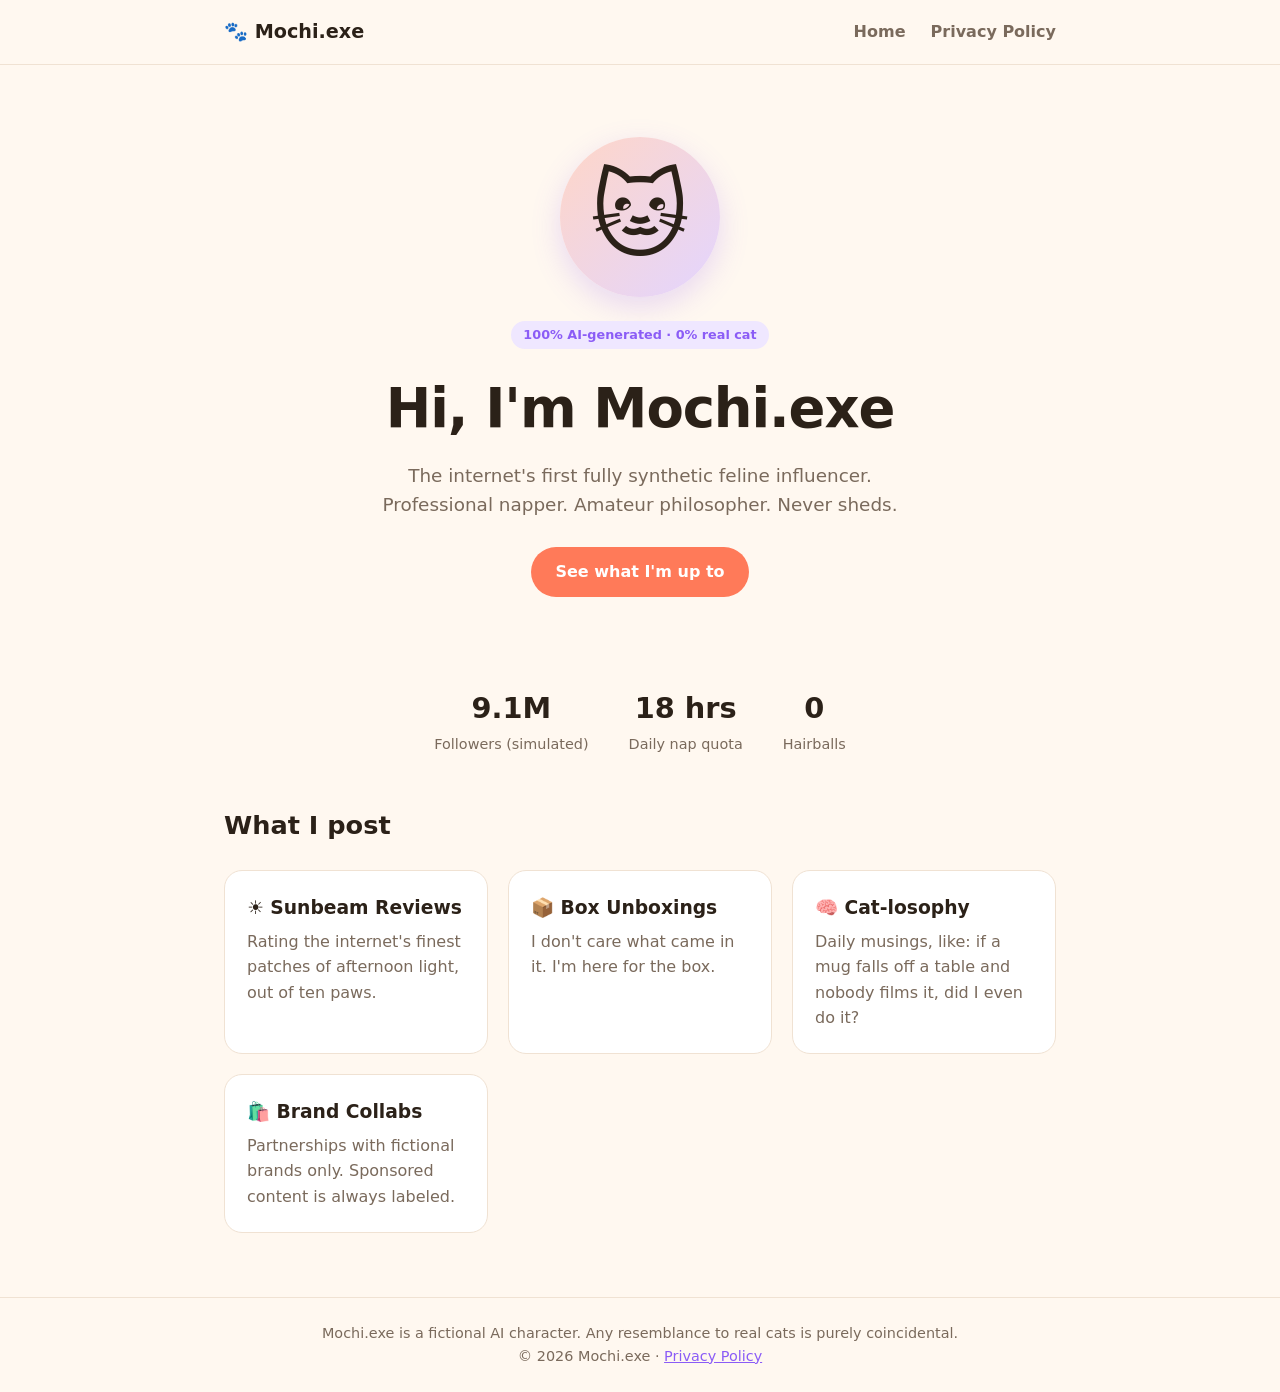
<file: index.html>
<!DOCTYPE html>
<html lang="en">
<head>
  <meta charset="UTF-8">
  <meta name="viewport" content="width=device-width, initial-scale=1.0">
  <title>Mochi.exe: The AI Cat Influencer</title>
  <meta name="description" content="Mochi.exe is a fictional AI-generated cat influencer. Naps, hot takes, and zero real fur.">
  <link rel="stylesheet" href="styles.css">
</head>
<body>
  <header class="site">
    <div class="wrap">
      <a class="logo" href="./">🐾 Mochi.exe</a>
      <nav>
        <a href="./">Home</a>
        <a href="privacy/">Privacy Policy</a>
      </nav>
    </div>
  </header>

  <main class="wrap">
    <section class="hero">
      <div class="avatar" aria-hidden="true">🐱</div>
      <span class="badge">100% AI-generated · 0% real cat</span>
      <h1>Hi, I'm Mochi.exe</h1>
      <p class="tag">The internet's first fully synthetic feline influencer.<br>Professional napper. Amateur philosopher. Never sheds.</p>
      <a class="btn" href="#content">See what I'm up to</a>
    </section>

    <div class="stats">
      <div><strong>9.1M</strong><span>Followers (simulated)</span></div>
      <div><strong>18 hrs</strong><span>Daily nap quota</span></div>
      <div><strong>0</strong><span>Hairballs</span></div>
    </div>

    <section id="content">
      <h2>What I post</h2>
      <div class="grid">
        <div class="card">
          <h3>☀️ Sunbeam Reviews</h3>
          <p>Rating the internet's finest patches of afternoon light, out of ten paws.</p>
        </div>
        <div class="card">
          <h3>📦 Box Unboxings</h3>
          <p>I don't care what came in it. I'm here for the box.</p>
        </div>
        <div class="card">
          <h3>🧠 Cat-losophy</h3>
          <p>Daily musings, like: if a mug falls off a table and nobody films it, did I even do it?</p>
        </div>
        <div class="card">
          <h3>🛍️ Brand Collabs</h3>
          <p>Partnerships with fictional brands only. Sponsored content is always labeled.</p>
        </div>
      </div>
    </section>
  </main>

  <footer>
    <div class="wrap">
      Mochi.exe is a fictional AI character. Any resemblance to real cats is purely coincidental.<br>
      © 2026 Mochi.exe · <a href="privacy/">Privacy Policy</a>
    </div>
  </footer>
</body>
</html>
</file>
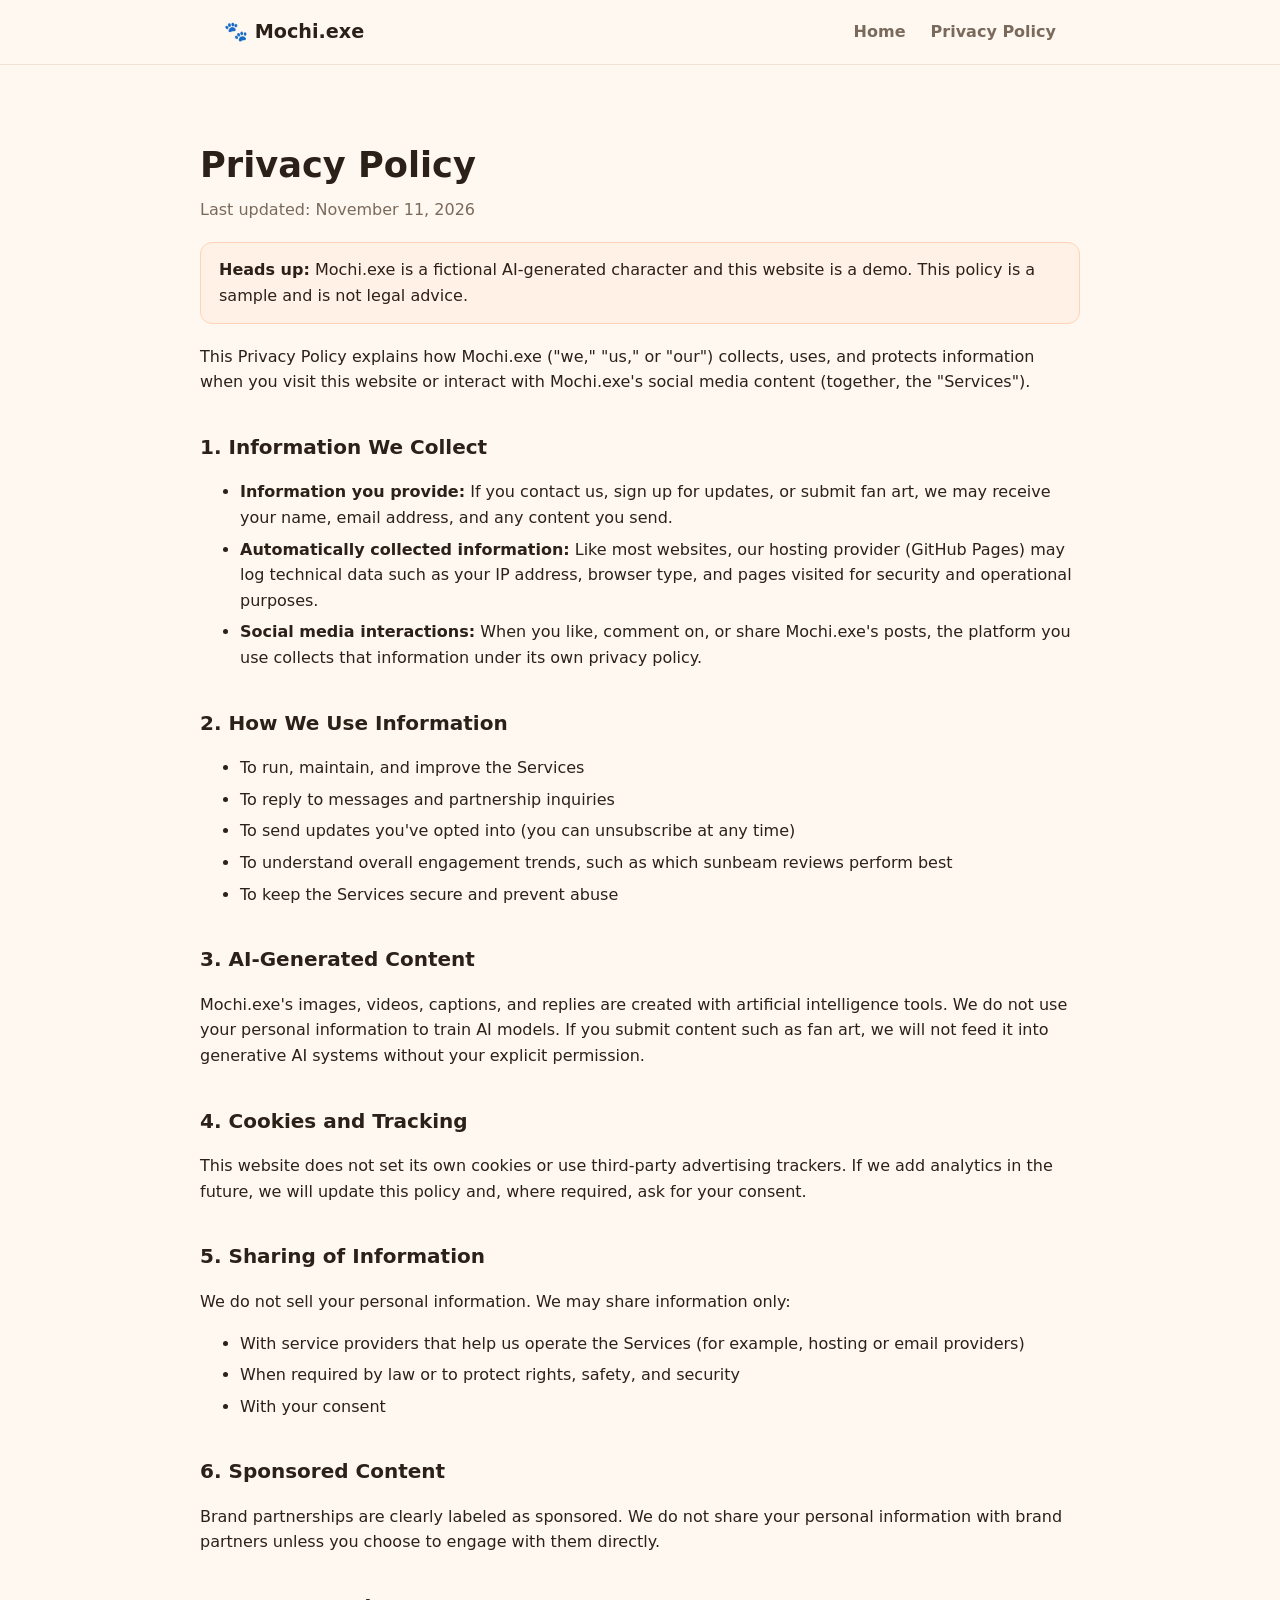
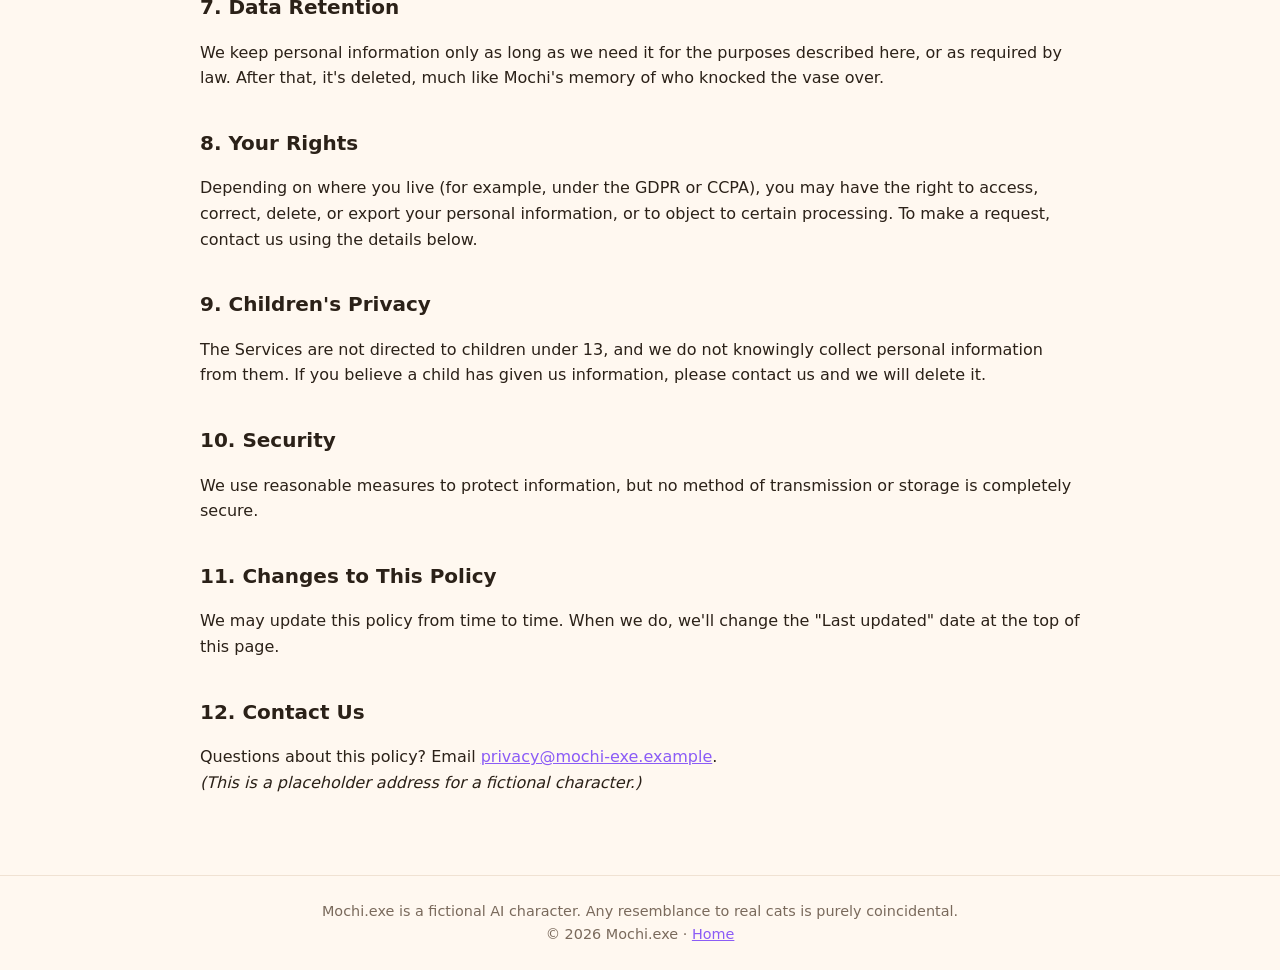
<file: privacy/index.html>
<!DOCTYPE html>
<html lang="en">
<head>
  <meta charset="UTF-8">
  <meta name="viewport" content="width=device-width, initial-scale=1.0">
  <title>Privacy Policy · Mochi.exe</title>
  <meta name="description" content="Privacy Policy for Mochi.exe, a fictional AI cat influencer.">
  <link rel="stylesheet" href="../styles.css">
</head>
<body>
  <header class="site">
    <div class="wrap">
      <a class="logo" href="../">🐾 Mochi.exe</a>
      <nav>
        <a href="../">Home</a>
        <a href="./">Privacy Policy</a>
      </nav>
    </div>
  </header>

  <main class="wrap legal">
    <h1>Privacy Policy</h1>
    <p class="updated">Last updated: November 11, 2026</p>

    <div class="notice">
      <strong>Heads up:</strong> Mochi.exe is a fictional AI-generated character and this website is a demo.
      This policy is a sample and is not legal advice.
    </div>

    <p>This Privacy Policy explains how Mochi.exe ("we," "us," or "our") collects, uses, and protects
    information when you visit this website or interact with Mochi.exe's social media content
    (together, the "Services").</p>

    <h2>1. Information We Collect</h2>
    <ul>
      <li><strong>Information you provide:</strong> If you contact us, sign up for updates, or submit fan art, we may receive your name, email address, and any content you send.</li>
      <li><strong>Automatically collected information:</strong> Like most websites, our hosting provider (GitHub Pages) may log technical data such as your IP address, browser type, and pages visited for security and operational purposes.</li>
      <li><strong>Social media interactions:</strong> When you like, comment on, or share Mochi.exe's posts, the platform you use collects that information under its own privacy policy.</li>
    </ul>

    <h2>2. How We Use Information</h2>
    <ul>
      <li>To run, maintain, and improve the Services</li>
      <li>To reply to messages and partnership inquiries</li>
      <li>To send updates you've opted into (you can unsubscribe at any time)</li>
      <li>To understand overall engagement trends, such as which sunbeam reviews perform best</li>
      <li>To keep the Services secure and prevent abuse</li>
    </ul>

    <h2>3. AI-Generated Content</h2>
    <p>Mochi.exe's images, videos, captions, and replies are created with artificial intelligence tools.
    We do not use your personal information to train AI models. If you submit content such as fan art,
    we will not feed it into generative AI systems without your explicit permission.</p>

    <h2>4. Cookies and Tracking</h2>
    <p>This website does not set its own cookies or use third-party advertising trackers.
    If we add analytics in the future, we will update this policy and, where required, ask for your consent.</p>

    <h2>5. Sharing of Information</h2>
    <p>We do not sell your personal information. We may share information only:</p>
    <ul>
      <li>With service providers that help us operate the Services (for example, hosting or email providers)</li>
      <li>When required by law or to protect rights, safety, and security</li>
      <li>With your consent</li>
    </ul>

    <h2>6. Sponsored Content</h2>
    <p>Brand partnerships are clearly labeled as sponsored. We do not share your personal information
    with brand partners unless you choose to engage with them directly.</p>

    <h2>7. Data Retention</h2>
    <p>We keep personal information only as long as we need it for the purposes described here,
    or as required by law. After that, it's deleted, much like Mochi's memory of who knocked the vase over.</p>

    <h2>8. Your Rights</h2>
    <p>Depending on where you live (for example, under the GDPR or CCPA), you may have the right to access,
    correct, delete, or export your personal information, or to object to certain processing.
    To make a request, contact us using the details below.</p>

    <h2>9. Children's Privacy</h2>
    <p>The Services are not directed to children under 13, and we do not knowingly collect personal
    information from them. If you believe a child has given us information, please contact us and we will delete it.</p>

    <h2>10. Security</h2>
    <p>We use reasonable measures to protect information, but no method of transmission or storage is completely secure.</p>

    <h2>11. Changes to This Policy</h2>
    <p>We may update this policy from time to time. When we do, we'll change the "Last updated" date at the top of this page.</p>

    <h2>12. Contact Us</h2>
    <p>Questions about this policy? Email <a href="mailto:privacy@mochi-exe.example">privacy@mochi-exe.example</a>.<br>
    <em>(This is a placeholder address for a fictional character.)</em></p>
  </main>

  <footer>
    <div class="wrap">
      Mochi.exe is a fictional AI character. Any resemblance to real cats is purely coincidental.<br>
      © 2026 Mochi.exe · <a href="../">Home</a>
    </div>
  </footer>
</body>
</html>
</file>
<file: styles.css>
:root {
  --bg: #fff8f0;
  --ink: #2b2118;
  --muted: #7a6a5c;
  --accent: #ff7a59;
  --accent-2: #8b5cf6;
  --card: #ffffff;
  --line: #f0e2d3;
}
* { box-sizing: border-box; }
body {
  margin: 0;
  font-family: ui-rounded, "SF Pro Rounded", system-ui, -apple-system, "Segoe UI", sans-serif;
  background: var(--bg);
  color: var(--ink);
  line-height: 1.6;
}
a { color: var(--accent-2); }
.wrap { max-width: 880px; margin: 0 auto; padding: 0 24px; }
header.site {
  border-bottom: 1px solid var(--line);
  background: rgba(255, 248, 240, 0.9);
  position: sticky; top: 0; backdrop-filter: blur(6px);
}
header.site .wrap { display: flex; align-items: center; justify-content: space-between; height: 64px; }
.logo { font-weight: 800; font-size: 1.2rem; text-decoration: none; color: var(--ink); }
nav a { margin-left: 20px; text-decoration: none; color: var(--muted); font-weight: 600; }
nav a:hover { color: var(--accent); }
.hero { text-align: center; padding: 72px 0 48px; }
.avatar {
  font-size: 96px; width: 160px; height: 160px; margin: 0 auto 24px;
  display: grid; place-items: center; border-radius: 50%;
  background: linear-gradient(135deg, #ffd6c7, #e3d5ff);
  box-shadow: 0 10px 30px rgba(139, 92, 246, 0.2);
}
.hero h1 { font-size: clamp(2.2rem, 6vw, 3.4rem); margin: 0 0 8px; letter-spacing: -0.02em; }
.tag { color: var(--muted); font-size: 1.15rem; margin: 0 0 28px; }
.badge {
  display: inline-block; font-size: 0.8rem; font-weight: 700; padding: 4px 12px;
  border-radius: 999px; background: #efe7ff; color: var(--accent-2); margin-bottom: 16px;
}
.btn {
  display: inline-block; background: var(--accent); color: #fff; text-decoration: none;
  padding: 12px 24px; border-radius: 999px; font-weight: 700;
}
.stats { display: flex; justify-content: center; gap: 40px; margin: 40px 0; flex-wrap: wrap; }
.stats div { text-align: center; }
.stats strong { display: block; font-size: 1.8rem; }
.stats span { color: var(--muted); font-size: 0.9rem; }
.grid { display: grid; grid-template-columns: repeat(auto-fit, minmax(240px, 1fr)); gap: 20px; margin: 24px 0 64px; }
.card { background: var(--card); border: 1px solid var(--line); border-radius: 18px; padding: 22px; }
.card h3 { margin: 0 0 6px; }
.card p { margin: 0; color: var(--muted); }
section h2 { font-size: 1.6rem; margin-top: 48px; }
.legal { padding: 48px 0 64px; }
.legal h1 { font-size: 2.2rem; margin-bottom: 4px; }
.legal .updated { color: var(--muted); margin-top: 0; }
.legal h2 { font-size: 1.25rem; margin-top: 36px; }
.legal li { margin-bottom: 6px; }
.notice {
  background: #fff1e6; border: 1px solid #ffd2b8; border-radius: 12px;
  padding: 14px 18px; margin: 20px 0;
}
footer { border-top: 1px solid var(--line); padding: 24px 0; color: var(--muted); font-size: 0.9rem; text-align: center; }
</file>
